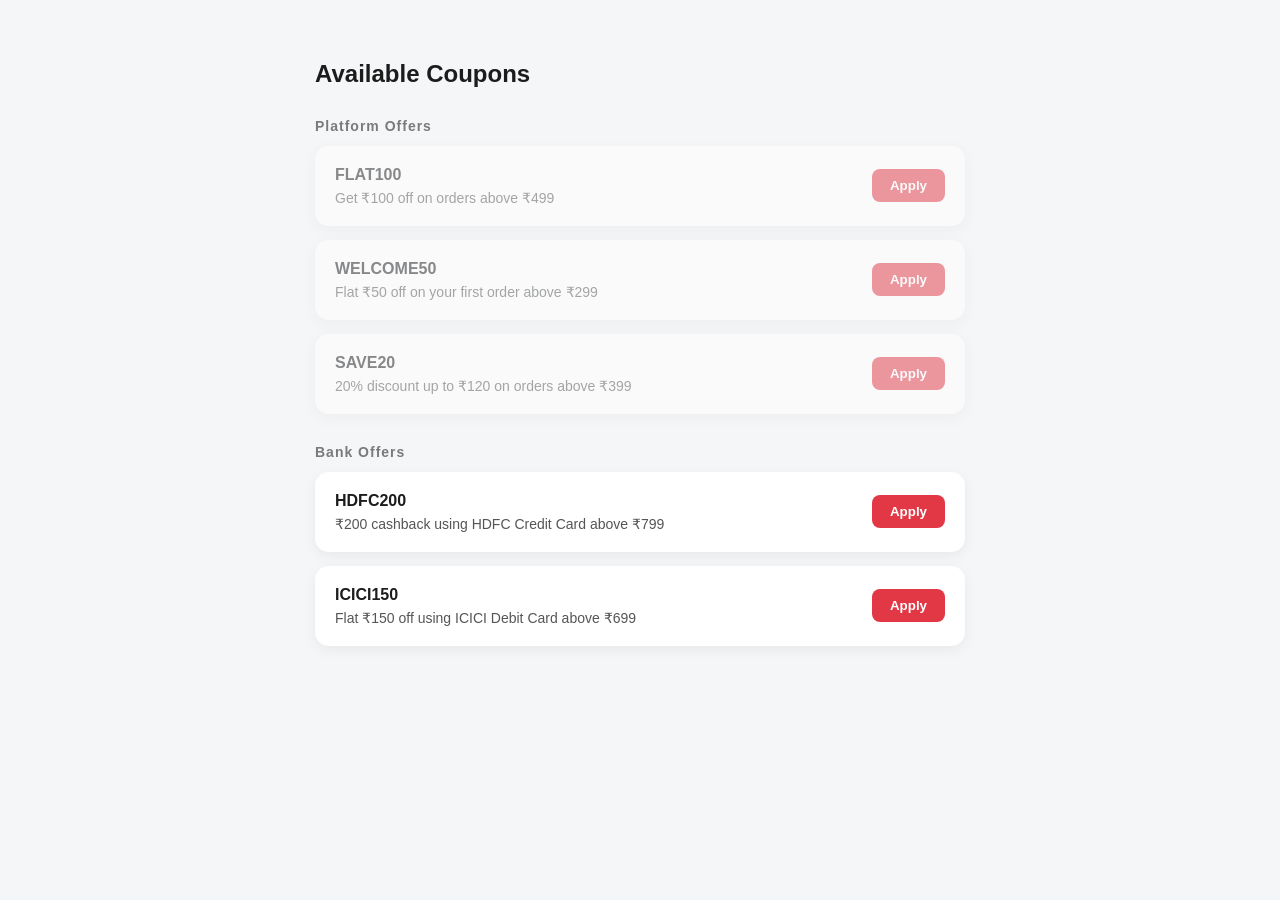
<file: coupons.html>
<!DOCTYPE html>
<html lang="en">
<head>
<meta charset="UTF-8">
<title>Available Coupons</title>

<style>

body{
font-family:-apple-system,BlinkMacSystemFont,"Segoe UI",Roboto,Arial,sans-serif;
background:#f5f6f8;
margin:0;
padding:40px 0;
color:#1c1c1c;
}

.page{
width:650px;
margin:auto;
}

h2{
margin-bottom:25px;
font-size:24px;
font-weight:600;
}

.coupon-section{
margin-top:30px;
margin-bottom:12px;
font-size:14px;
letter-spacing:1px;
color:#7a7a7a;
font-weight:600;
}

.coupon-card{
background:white;
border-radius:14px;
padding:20px;
margin-bottom:14px;
display:flex;
justify-content:space-between;
align-items:center;
box-shadow:0 4px 14px rgba(0,0,0,0.06);
}

.coupon-info b{
font-size:16px;
}

.coupon-info p{
margin:6px 0 0 0;
font-size:14px;
color:#555;
}

.apply-btn{
background:#e23744;
color:white;
border:none;
padding:9px 18px;
border-radius:8px;
font-weight:600;
cursor:pointer;
}

.apply-btn:hover{
background:#c6283a;
}

/* APPLIED STYLE */

.applied{
background:#e6f6ea;
color:#1c8f45;
padding:8px 16px;
border-radius:8px;
font-weight:600;
font-size:14px;
}
.disabled-coupon{
opacity:0.5;
pointer-events:none;
}
</style>
</head>

<body>

<div class="page">

<h2>Available Coupons</h2>

<div class="coupon-section">Platform Offers</div>

<div class="coupon-card" data-min="499">
<div class="coupon-info">
<b>FLAT100</b>
<p>Get ₹100 off on orders above ₹499</p>
</div>
<div id="FLAT100"></div>
</div>

<div class="coupon-card" data-min="299">
<div class="coupon-info">
<b>WELCOME50</b>
<p>Flat ₹50 off on your first order above ₹299</p>
</div>
<div id="WELCOME50"></div>
</div>

<div class="coupon-card" data-min="399">
<div class="coupon-info">
<b>SAVE20</b>
<p>20% discount up to ₹120 on orders above ₹399</p>
</div>
<div id="SAVE20"></div>
</div>

<div class="coupon-section">Bank Offers</div>

<div class="coupon-card">
<div class="coupon-info">
<b>HDFC200</b>
<p>₹200 cashback using HDFC Credit Card above ₹799</p>
</div>
<div id="HDFC200"></div>
</div>

<div class="coupon-card">
<div class="coupon-info">
<b>ICICI150</b>
<p>Flat ₹150 off using ICICI Debit Card above ₹699</p>
</div>
<div id="ICICI150"></div>
</div>

</div>


<script>

const coupons = {
"FLAT100":100,
"WELCOME50":50,
"SAVE20":120,
"HDFC200":200,
"ICICI150":150
};

function renderCoupons(){

const applied = localStorage.getItem("appliedCoupon");

for(const code in coupons){

const container = document.getElementById(code);

if(applied === code){

container.innerHTML =
`<span class="applied">✓ Applied</span>`;

}else{

container.innerHTML =
`<button class="apply-btn"
onclick="applyCoupon('${code}',${coupons[code]})">
Apply
</button>`;

}

}

}

function applyCoupon(code, discount, minOrder){

const cartTotal = getCartTotal();

if(cartTotal < minOrder){

const remaining = minOrder - cartTotal;

alert(`Add ₹${remaining} more to apply this coupon`);

return;

}

localStorage.setItem("appliedCoupon", code);
localStorage.setItem("couponDiscount", discount);

localStorage.setItem("showConfetti","true");

window.location.href="cart.html";

}
renderCoupons();
function getCartTotal(){

const cart = JSON.parse(localStorage.getItem("cartItems")) || [];

let total = 0;

cart.forEach(item=>{
total += item.price;
});

return total;

}
window.onload = function(){

const cartTotal = getCartTotal();

document.querySelectorAll(".coupon-card").forEach(card=>{

const minOrder = Number(card.dataset.min);

if(cartTotal < minOrder){
card.classList.add("disabled-coupon");
}

});

};

</script>

</body>
</html>
</file>
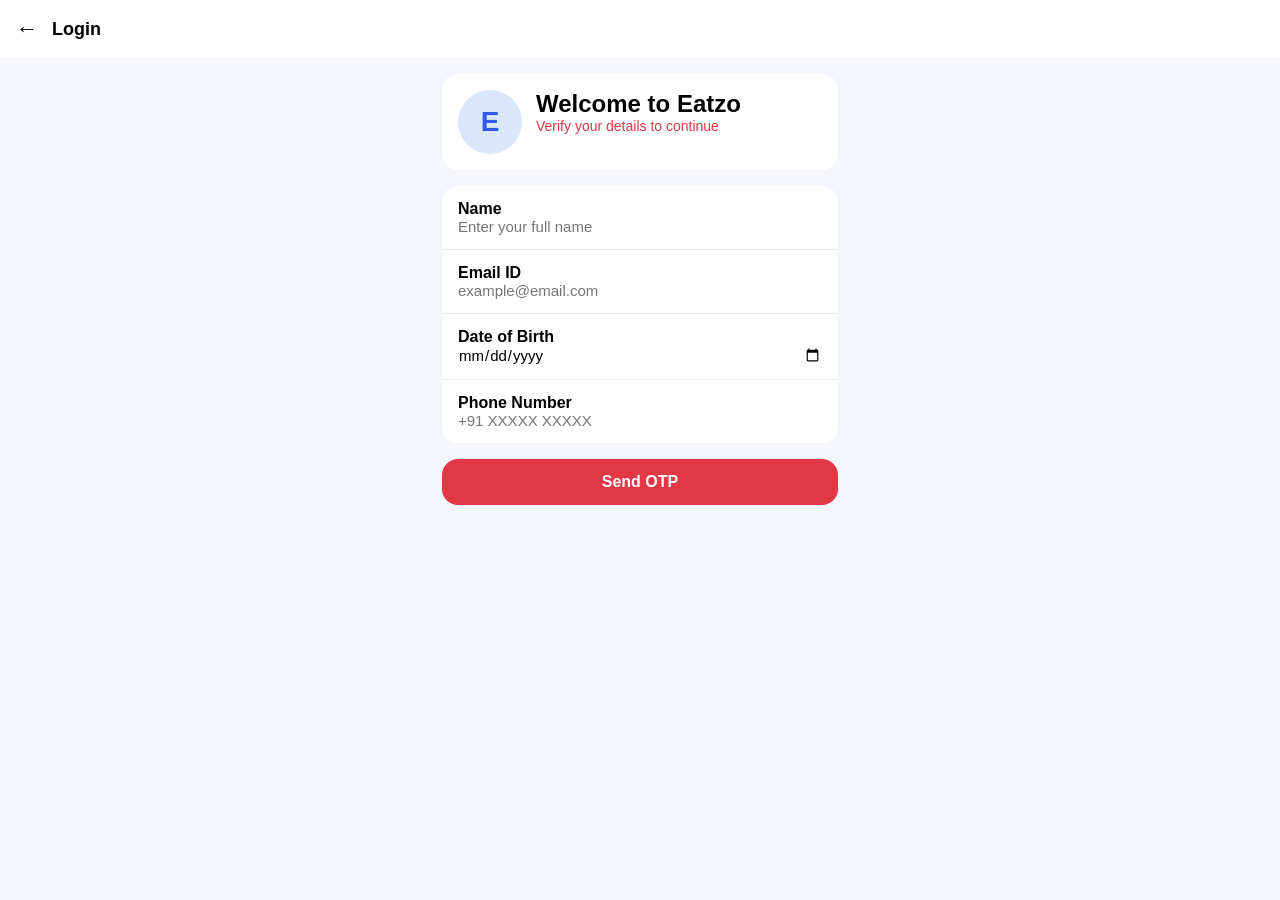
<file: login.html>
<!DOCTYPE html>
<html lang="en">
<head>
    <meta charset="UTF-8">
    <title>Login | Eatzo</title>
    <link rel="stylesheet" href="style.css">
</head>

<body class="profile-body">

<div class="profile-topbar">
    <a href="index.html" class="back-btn">←</a>
    <span>Login</span>
</div>

<div class="profile-container">

    <!-- HEADER CARD -->
    <div class="profile-user-card">
        <div class="profile-avatar">E</div>
        <div>
            <h2>Welcome to Eatzo</h2>
            <p class="edit-profile">Verify your details to continue</p>
        </div>
    </div>

    <!-- USER DETAILS SECTION -->
    <div class="profile-section" id="detailsSection">

        <div class="profile-item" style="flex-direction:column;">
            <label><strong>Name</strong></label>
            <input id="name" placeholder="Enter your full name"
                   style="border:none;width:100%;font-size:15px;outline:none;">
        </div>

        <div class="profile-item" style="flex-direction:column;">
            <label><strong>Email ID</strong></label>
            <input id="email" type="email" placeholder="example@email.com"
                   style="border:none;width:100%;font-size:15px;outline:none;">
        </div>

        <div class="profile-item" style="flex-direction:column;">
            <label><strong>Date of Birth</strong></label>
            <input id="dob" type="date"
                   style="border:none;width:100%;font-size:15px;outline:none;">
        </div>

        <div class="profile-item" style="flex-direction:column;">
            <label><strong>Phone Number</strong></label>
            <input id="phone" placeholder="+91 XXXXX XXXXX"
                   style="border:none;width:100%;font-size:15px;outline:none;">
        </div>

    </div>

    <!-- OTP SECTION -->
    <div class="profile-section" id="otpSection" style="display:none;">

        <div class="profile-item" style="flex-direction:column;">
            <label><strong>Enter OTP</strong></label>
            <input id="otpInput" placeholder="6-digit OTP"
                   style="border:none;width:100%;font-size:16px;outline:none;">
            <small style="color:#888;">OTP sent to your phone number</small>
             <p id="resendText" style="font-size:13px; color:#aaa; margin-top:8px;">
        Resend OTP in 15s
    </p>
        </div>

    </div>

    <!-- ACTION BUTTON -->
    <div class="profile-section">
        <div id="actionBtn"
             class="profile-item"
             style="justify-content:center;
                    background:#e23744;
                    color:white;
                    font-weight:600;
                    cursor:pointer;">
            Send OTP
        </div>
    </div>

</div>

<script>
    
    let generatedOTP = "";

    document.getElementById("actionBtn").onclick = function () {

    const otpSection = document.getElementById("otpSection");

    const name = document.getElementById("name").value;
    const email = document.getElementById("email").value;
    const dob = document.getElementById("dob").value;
    const phone = document.getElementById("phone").value;

    // 🔹 STEP 1: SEND OTP
    if (otpSection.style.display === "none") {

        if (!name || !email || !dob || !phone) {
            alert("Please fill all details before continuing");
            return;
        }

        generatedOTP = Math.floor(100000 + Math.random() * 900000);
        alert("Demo OTP: " + generatedOTP);

        otpSection.style.display = "block";
        this.innerText = "Verify OTP";

        startResendTimer();
    }

    // 🔹 STEP 2: VERIFY OTP
    else {

        const enteredOTP = document.getElementById("otpInput").value;

        if (enteredOTP == generatedOTP) {

            // ✅ NEW STORAGE (CORRECT)
            const nameParts = name.split(" ");

            const userData = {
                firstName: nameParts[0] || "",
                lastName: nameParts[1] || "",
                email: email,
                phone: phone,
                dob: dob
            };

            localStorage.setItem("userData", JSON.stringify(userData));

            localStorage.setItem("eatzoLoggedIn", "true");

            window.location.href = "index.html";

        } else {
            alert("Invalid OTP. Please try again.");
        }
    }
};

    function startResendTimer(){

    const resendText = document.getElementById("resendText");

    timeLeft = 15;

    resendText.style.color = "#aaa";
    resendText.style.cursor = "default";
    resendText.innerText = "Resend OTP in 15s";

    resendText.onclick = null;

    resendTimer = setInterval(() => {

        timeLeft--;

        resendText.innerText = "Resend OTP in " + timeLeft + "s";

        if(timeLeft <= 0){
            clearInterval(resendTimer);

            resendText.innerText = "Resend OTP";
           resendText.style.color = "#007bff";  // 🔥 clickable color
            resendText.style.cursor = "pointer";

            resendText.onclick = resendOTP;
        }

    },1000);
}
function resendOTP(){

    generatedOTP = Math.floor(100000 + Math.random() * 900000);

    alert("New OTP: " + generatedOTP);

    startResendTimer(); // restart timer
}

</script>

</body>
</html>
</file>
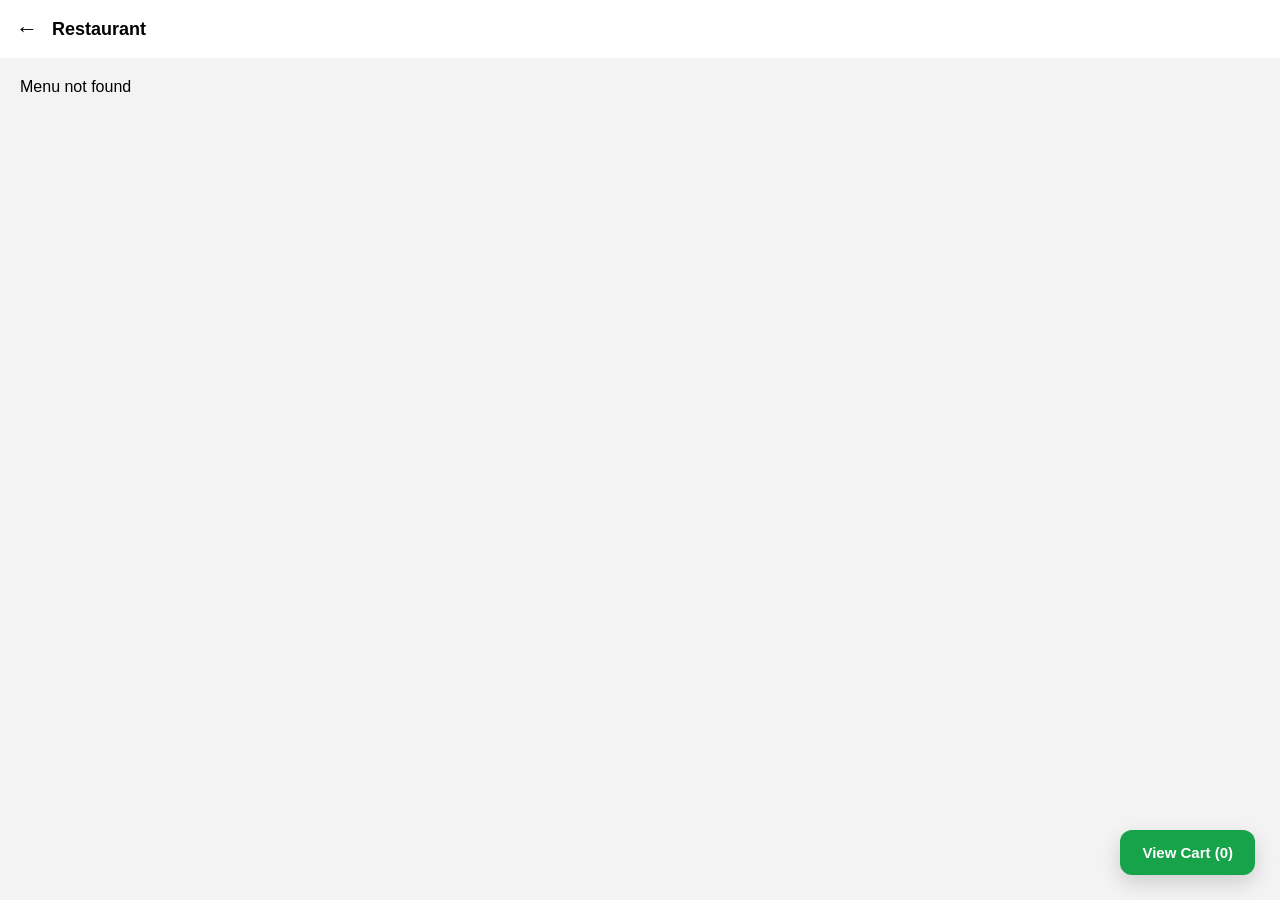
<file: restaurant.html>
<!DOCTYPE html>
<html>
<head>
  <title>Restaurant</title>
  <link rel="stylesheet" href="style.css">
</head>
<body>

<div class="profile-topbar">
  <a href="index.html" class="back-btn">←</a>
  <span id="restaurant-name">Restaurant</span>
</div>
<button id="viewCartBtn" onclick="openCartPage()">
    View Cart (<span id="cartCount">0</span>)
</button>

<div class="restaurants" id="menu-container"></div>

<!-- ⚠️ ORDER MATTERS -->
<script src="menus.js"></script>
<script src="script.js"></script>

<!-- CUSTOMIZATION DRAWER -->
<div id="customDrawer" class="custom-drawer">
  <div class="drawer-content">

    <div class="drawer-header">
      <h3 id="drawerTitle">Item</h3>
      <button onclick="closeDrawer()">✕</button>
    </div>

    <div id="drawerOptions"></div>

    <div class="drawer-footer">
      <div class="drawer-qty">
        <button onclick="changeDrawerQty(-1)">−</button>
        <span id="drawerQty">1</span>
        <button onclick="changeDrawerQty(1)">+</button>
      </div>
      <button id="drawerAddBtn" onclick="confirmAddToCart()">
    Add item
</button>
</div>
<!-- Floating Cart Button -->
<a href="cart.html" class="floating-cart">
    🛒 <span id="cart-count">0</span>
</a>

</body>
</html>
</file>
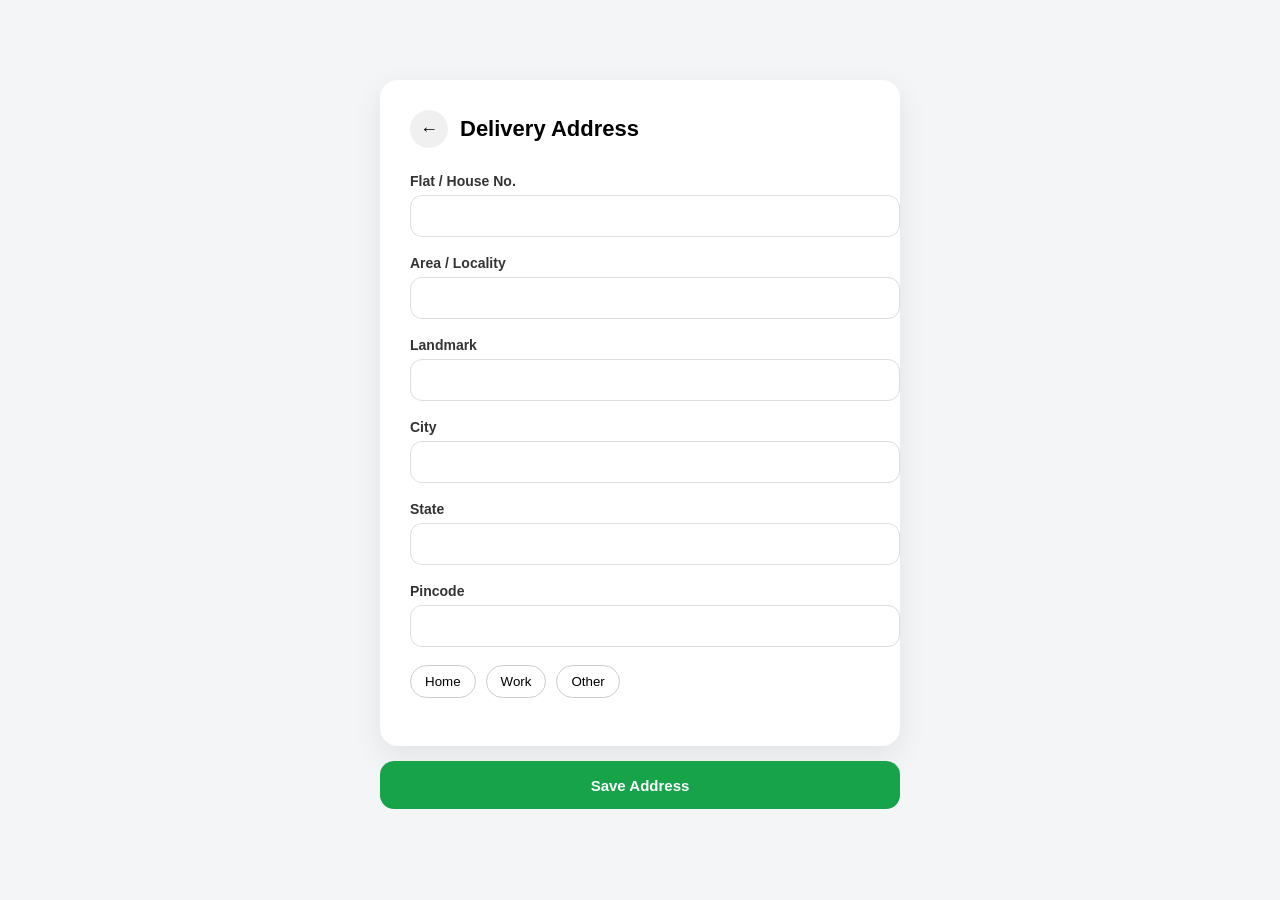
<file: ADDRESS/address.html>
<!DOCTYPE html>
<html lang="en">
<head>
<meta charset="UTF-8">
<title>Delivery Address</title>

<style>
body {
    margin: 0;
    font-family: 'Segoe UI', Arial, sans-serif;
    background: #f4f5f7;
}

/* Center container */
.address-container {
    max-width: 520px;
    margin: 60px auto;
    padding: 20px;
}

/* Card */
.address-card {
    background: white;
    padding: 30px;
    border-radius: 18px;
    box-shadow: 0 10px 30px rgba(0,0,0,0.08);
}

/* Header with back button */
.address-header {
    display: flex;
    align-items: center;
    gap: 12px;
    margin-bottom: 25px;
}

.back-btn {
    background: #f0f0f0;
    border: none;
    width: 38px;
    height: 38px;
    border-radius: 50%;
    font-size: 18px;
    cursor: pointer;
    transition: 0.2s ease;
}

.back-btn:hover {
    background: #e2e2e2;
}

.address-card h2 {
    margin: 0;
    font-size: 22px;
    font-weight: 600;
}

/* Form fields */
.form-group {
    margin-bottom: 18px;
}

.form-group label {
    display: block;
    font-size: 14px;
    font-weight: 600;
    margin-bottom: 6px;
    color: #333;
}

.form-group input {
    width: 100%;
    padding: 12px 14px;
    border-radius: 12px;
    border: 1.5px solid #ddd;
    font-size: 14px;
    transition: 0.2s ease;
}

.form-group input:focus {
    outline: none;
    border-color: #16a34a;
    box-shadow: 0 0 0 3px rgba(22,163,74,0.15);
}

/* Save button */
.save-address-btn {
    margin-top: 15px;
    width: 100%;
    height: 48px;
    background: #16a34a;
    color: white;
    border: none;
    border-radius: 14px;
    font-size: 15px;
    font-weight: 600;
    cursor: pointer;
    transition: 0.2s ease;
}

.save-address-btn:hover {
    background: #15803d;
    transform: translateY(-1px);
}

.save-address-btn:active {
    transform: translateY(0);
}
.address-type-options {
    display: flex;
    gap: 10px;
}

.address-pill{
    padding:8px 14px;
    border-radius:20px;
    border:1px solid #ccc;
    background:#fff;
    cursor:pointer;
}

.active-address-pill{
    background:#e6f4ea;
    border-color:#1c8f45;
    color:#1c8f45;
    font-weight:600;
}

.address-pill:hover {
    background: #e8e8e8;
}
.receiver-fields{
display:none;
margin-top:16px;
}

.receiver-fields label{
display:block;
margin-top:12px;
font-size:14px;
font-weight:500;
}

.receiver-fields input{
width:100%;
padding:12px;
margin-top:6px;
border-radius:10px;
border:1px solid #ddd;
font-size:14px;
}


</style>
</head>

<body>

<div class="address-container">
    <div class="address-card">

        <div class="address-header">
            <button class="back-btn" onclick="goToCart()">←</button>
            <h2>Delivery Address</h2>
        </div>

        <div class="form-group">
            <label>Flat / House No.</label>
            <input type="text" id="flat">
        </div>

        <div class="form-group">
            <label>Area / Locality</label>
            <input type="text" id="area">
        </div>

        <div class="form-group">
            <label>Landmark</label>
            <input type="text" id="landmark">
        </div>

        <div class="form-group">
            <label>City</label>
            <input type="text" id="city">
        </div>

        <div class="form-group">
            <label>State</label>
            <input type="text" id="state">
        </div>

        <div class="form-group">
            <label>Pincode</label>
            <input type="text" id="pincode">
        </div>
        <div class="form-group">
    

    <div class="address-type-options">
        <button type="button" class="address-pill" onclick="selectAddressType('Home')" id="typeHome">Home</button>
        <button type="button" class="address-pill" onclick="selectAddressType('Work')" id="typeWork">Work</button>
        <button type="button" class="address-pill" onclick="selectAddressType('Other')" id="typeOther">Other</button>
    </div>
    <div id="receiverFields" class="receiver-fields">
    <label>Receiver's Name</label>
    <input type="text" id="receiverName" placeholder="Enter receiver name">

    <label>Receiver's Mobile Number</label>
    <input type="tel" id="receiverPhone" placeholder="Enter mobile number">
</div>

</div>
</div>

        <button type="button" onclick="saveAddress()" class="save-address-btn">
Save Address
</button>
    </div>
</div>

<script>
    let selectedType = "Home";
function saveAddress() {

    const flat = document.getElementById("flat").value;
    const area = document.getElementById("area").value;
    const landmark = document.getElementById("landmark").value;
    const city = document.getElementById("city").value;
    const state = document.getElementById("state").value;
    const pincode = document.getElementById("pincode").value;

    const fullAddress =
        flat + ", " +
        area + ", " +
        landmark + ", " +
        city + ", " +
        state + " - " +
        pincode;

    // Save full address string (same as before)
    localStorage.setItem("deliveryAddress", fullAddress);

    // Save address type
    localStorage.setItem("addressType", selectedType);

    // If address type is Other, save receiver info
    if (selectedType === "Other") {

        const receiverName = document.getElementById("receiverName").value;
        const receiverPhone = document.getElementById("receiverPhone").value;

        localStorage.setItem("receiverName", receiverName);
        localStorage.setItem("receiverPhone", receiverPhone);

    } else {

        // Clear receiver info if not Other
        localStorage.removeItem("receiverName");
        localStorage.removeItem("receiverPhone");
    }

    window.location.href = "../cart.html";
}

function goToCart() {
    window.location.href = "../cart.html";
}

function selectAddressType(type){

    // save immediately
    localStorage.setItem("addressType", type);

    // UI highlight
    document.querySelectorAll(".address-pill").forEach(btn=>{
        btn.classList.remove("active-address-pill");
    });

    document.getElementById("type"+type).classList.add("active-address-pill");
     const receiverSection = document.getElementById("receiverFields");

    if(type === "Other"){
        receiverSection.style.display = "block";
    }else{
        receiverSection.style.display = "none";
    }
}
</script>

</body>
</html>
</file>
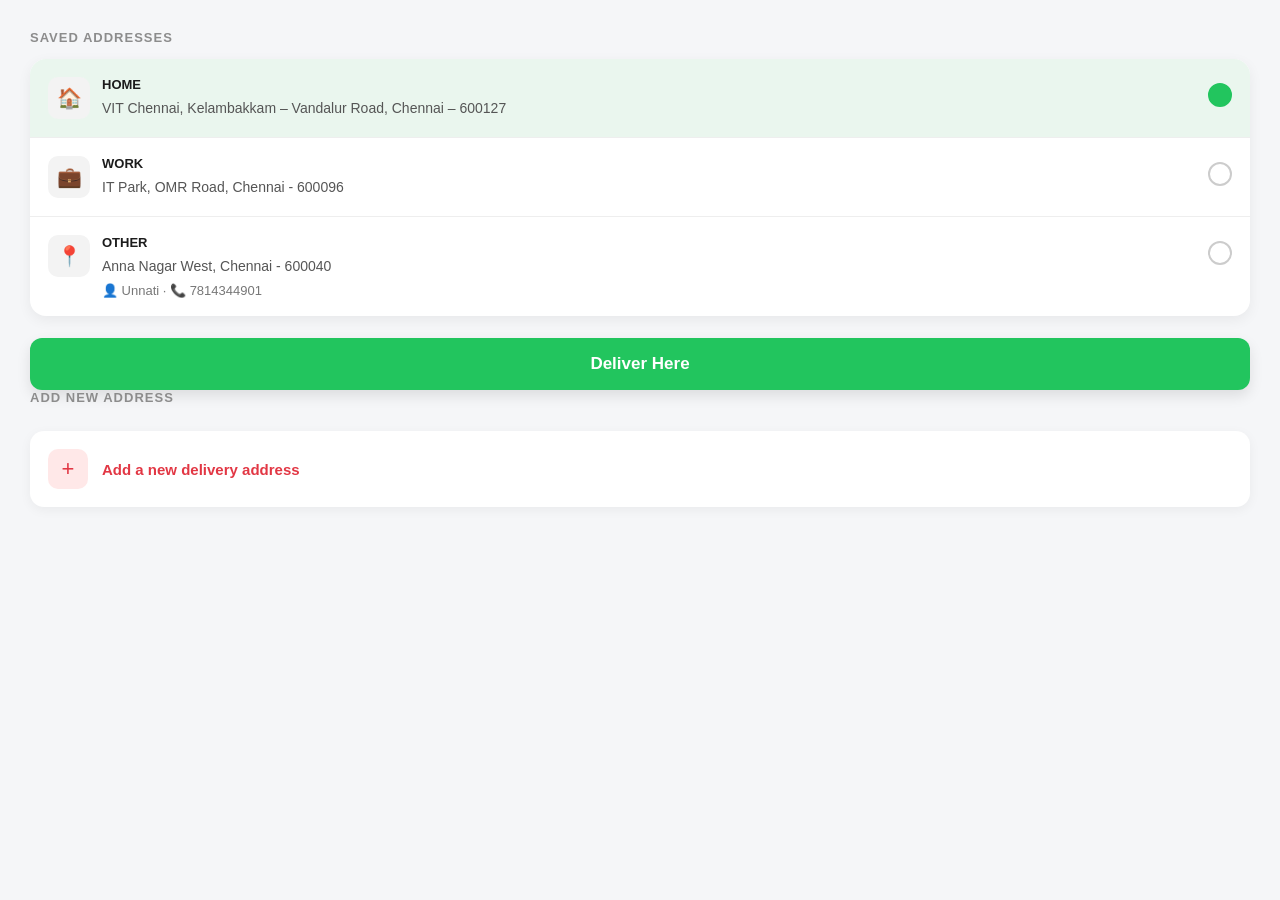
<file: ADDRESS/saved_address.html>
<!DOCTYPE html>
<html>
<head>
<title>Select Address</title>

<style>

body{
font-family:-apple-system,BlinkMacSystemFont,"Segoe UI",Roboto,Arial;
background:#f5f6f8;
margin:0;
padding:30px;
color:#1c1c1c;
}

/* SECTION TITLE */

.section-title{
font-size:13px;
letter-spacing:1px;
color:#8c8c8c;
font-weight:600;
margin-bottom:14px;
}

/* ADDRESS CONTAINER */

.address-container{
background:white;
border-radius:16px;
overflow:hidden;
box-shadow:0 4px 14px rgba(0,0,0,0.06);
}

/* ADDRESS CARD */

.address-card{
display:flex;
align-items:flex-start;
justify-content:space-between;
padding:18px;
border-bottom:1px solid #eee;
cursor:pointer;
transition:0.2s;
}

.address-card:last-child{
border-bottom:none;
}

.address-card.active{
background:#eaf6ee;
}

/* LEFT SIDE */

.address-left{
display:flex;
gap:12px;
}

.icon-box{
width:42px;
height:42px;
border-radius:10px;
background:#f3f3f3;
display:flex;
align-items:center;
justify-content:center;
font-size:20px;
}

/* TEXT */

.address-text{
max-width:520px;
}

.address-type{
font-size:13px;
font-weight:700;
margin-bottom:6px;
}

.address-desc{
font-size:14px;
color:#555;
line-height:1.5;
}

.receiver{
font-size:13px;
color:#777;
margin-top:6px;
}

/* RADIO SELECT */

.select-circle{
width:20px;
height:20px;
border-radius:50%;
border:2px solid #ccc;
margin-top:6px;
}

.address-card.active .select-circle{
border-color:#22c55e;
background:#22c55e;
}

/* DELIVER BUTTON */

.deliver-btn{
margin-top:22px;
width:100%;
height:52px;
border:none;
border-radius:12px;
background:#22c55e;
color:white;
font-size:17px;
font-weight:600;
cursor:pointer;
box-shadow:0 6px 14px rgba(0,0,0,0.1);
}

/* ADD NEW ADDRESS */

.add-address{
margin-top:26px;
background:white;
padding:18px;
border-radius:14px;
display:flex;
align-items:center;
gap:14px;
cursor:pointer;
box-shadow:0 3px 12px rgba(0,0,0,0.05);
}

.add-icon{
width:40px;
height:40px;
border-radius:10px;
background:#ffe8e8;
display:flex;
align-items:center;
justify-content:center;
font-size:22px;
color:#e23744;
}

.add-text{
font-size:15px;
color:#e23744;
font-weight:600;
}

</style>
</head>

<body>

<div class="section-title">SAVED ADDRESSES</div>

<div class="address-container">

<div class="address-card active"
onclick="selectAddress(this,'HOME','VIT Chennai, Kelambakkam Vandalur Road - 600127')">

<div class="address-left">

<div class="icon-box">🏠</div>

<div class="address-text">
<div class="address-type">HOME</div>
<div class="address-desc">
VIT Chennai, Kelambakkam – Vandalur Road, Chennai – 600127
</div>
</div>

</div>

<div class="select-circle"></div>

</div>


<div class="address-card"
onclick="selectAddress(this,'WORK','IT Park, OMR Road, Chennai - 600096')">

<div class="address-left">

<div class="icon-box">💼</div>

<div class="address-text">
<div class="address-type">WORK</div>
<div class="address-desc">
IT Park, OMR Road, Chennai - 600096
</div>
</div>

</div>

<div class="select-circle"></div>

</div>


<div class="address-card"
onclick="selectAddress(this,'OTHER','Anna Nagar West, Chennai - 600040')">

<div class="address-left">

<div class="icon-box">📍</div>

<div class="address-text">
<div class="address-type">OTHER</div>
<div class="address-desc">
Anna Nagar West, Chennai - 600040
</div>

<div class="receiver">
👤 Unnati · 📞 7814344901
</div>

</div>

</div>

<div class="select-circle"></div>

</div>

</div>


<button class="deliver-btn" onclick="deliverHere()">
Deliver Here
</button>


<div class="section-title">ADD NEW ADDRESS</div>

<div class="add-address" onclick="openForm()">
<div class="add-icon">+</div>
<div class="add-text">Add a new delivery address</div>
</div>


<script>

let selectedType = "HOME"
let selectedAddress = "VIT Chennai, Kelambakkam Vandalur Road - 600127"

function selectAddress(card,type,address){

document.querySelectorAll(".address-card")
.forEach(c=>c.classList.remove("active"))

card.classList.add("active")

selectedType = type
selectedAddress = address

}

function deliverHere(){

localStorage.setItem("addressType",selectedType)
localStorage.setItem("deliveryAddress",selectedAddress)

window.location.href="../cart.html"

}

function openForm(){
window.location.href="address.html"
}

</script>

</body>
</html>
</file>
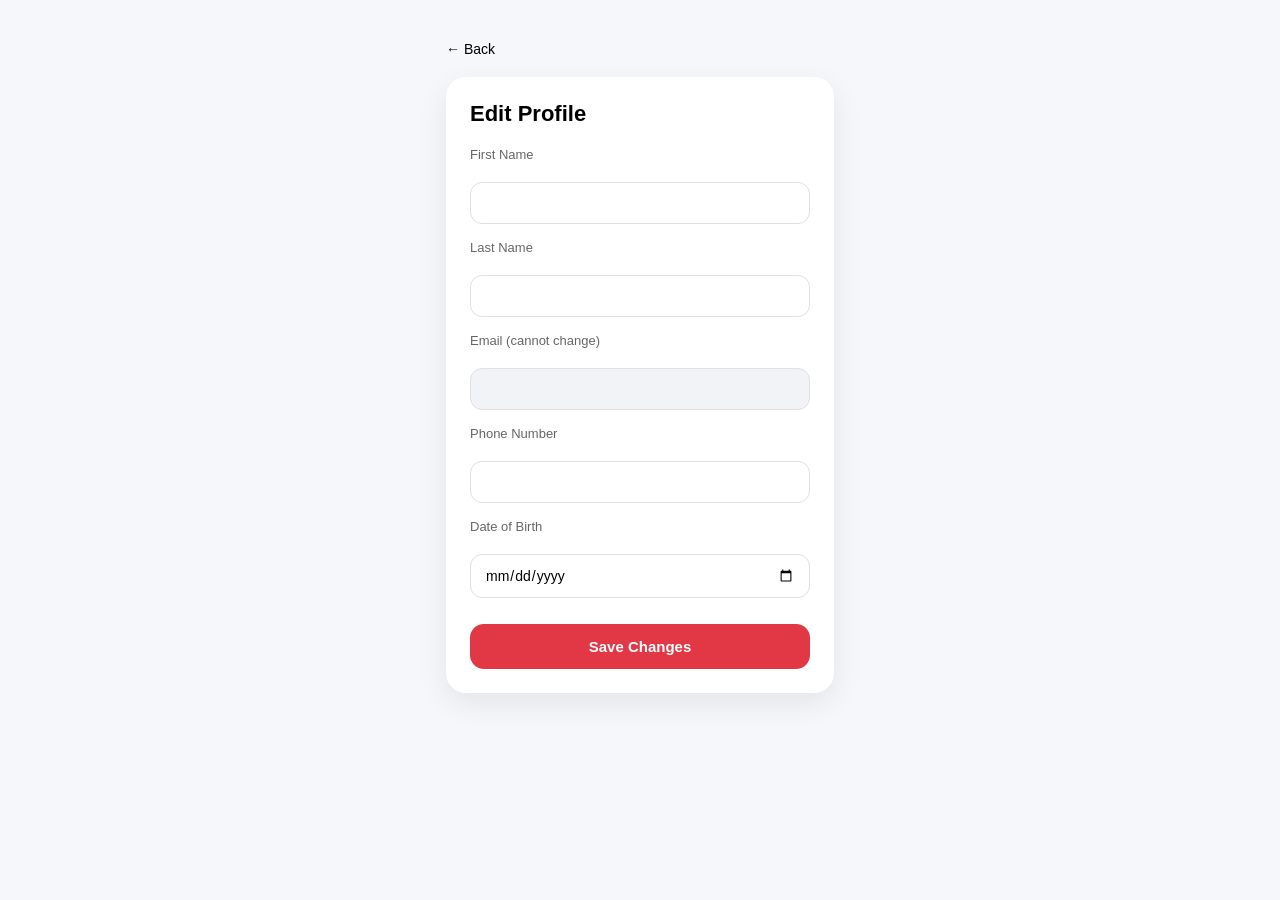
<file: Profile/account.html>
<!DOCTYPE html>
<html lang="en">
<head>
<meta charset="UTF-8">
<title>Account Settings - Eatzo</title>

<link rel="stylesheet" href="../style.css">

<style>
body{
    background:#f6f7fb;
    font-family: 'Segoe UI', sans-serif;
}

/* Container */
.account-container{
    max-width:420px;
    margin:40px auto;
    padding:0 16px;
}

/* Back button */
.back{
    display:inline-block;
    margin-bottom:20px;
    color:#444;
    text-decoration:none;
    font-size:14px;
}

/* Card */
.account-card{
    background:#fff;
    border-radius:20px;
    padding:24px;
    box-shadow:0 10px 30px rgba(0,0,0,0.08);
}

/* Heading */
.account-card h2{
    margin-bottom:20px;
    font-size:22px;
    font-weight:600;
}

/* Form layout */
form{
    display:flex;
    flex-direction:column;
    gap:16px;
}

/* Labels */
label{
    font-size:13px;
    color:#666;
    margin-bottom:4px;
}

/* Inputs */
input{
    width:100%;
    padding:12px 14px;
    border-radius:12px;
    border:1px solid #e0e0e0;
    font-size:14px;
    transition:all 0.2s ease;
}

/* Focus effect */
input:focus{
    outline:none;
    border-color:#e23744;
    box-shadow:0 0 0 2px rgba(226,55,68,0.1);
}

/* Readonly */
input[readonly]{
    background:#f1f3f6;
    color:#888;
    cursor:not-allowed;
}

/* Button */
.save-btn{
    margin-top:10px;
    background:#e23744;
    color:white;
    border:none;
    padding:14px;
    border-radius:14px;
    font-size:15px;
    font-weight:600;
    cursor:pointer;
    transition:all 0.2s ease;
}

/* Hover */
.save-btn:hover{
    background:#d12d3a;
    transform:translateY(-1px);
}

/* Click */
.save-btn:active{
    transform:scale(0.98);
}
</style>

</head>

<body>

<div class="account-container">

    <a href="profile.html" class="back">← Back</a>

    <div class="account-card">

        <h2>Edit Profile</h2>

        <form id="profileForm">

            <label>First Name</label>
            <input type="text" id="firstName">

            <label>Last Name</label>
            <input type="text" id="lastName">

            <label>Email (cannot change)</label>
            <input type="email" id="email" readonly>

            <label>Phone Number</label>
            <input type="text" id="phone">

            <label>Date of Birth</label>
            <input type="date" id="dob">

            <button type="submit" class="save-btn">Save Changes</button>

        </form>

    </div>

</div>

<script>

// ✅ LOAD DATA
const user = JSON.parse(localStorage.getItem("userData")) || {};

document.getElementById("firstName").value = user.firstName || "";
document.getElementById("lastName").value = user.lastName || "";
document.getElementById("email").value = user.email || "";
document.getElementById("phone").value = user.phone || "";
document.getElementById("dob").value = user.dob || "";


// ✅ SAVE DATA
document.getElementById("profileForm").addEventListener("submit", function(e){
    e.preventDefault();

    const updatedUser = {
        firstName: document.getElementById("firstName").value,
        lastName: document.getElementById("lastName").value,
        email: document.getElementById("email").value, // stays fixed
        phone: document.getElementById("phone").value,
        dob: document.getElementById("dob").value
    };

    localStorage.setItem("userData", JSON.stringify(updatedUser));

    alert("Profile updated successfully!");
});

</script>

</body>
</html>
</file>
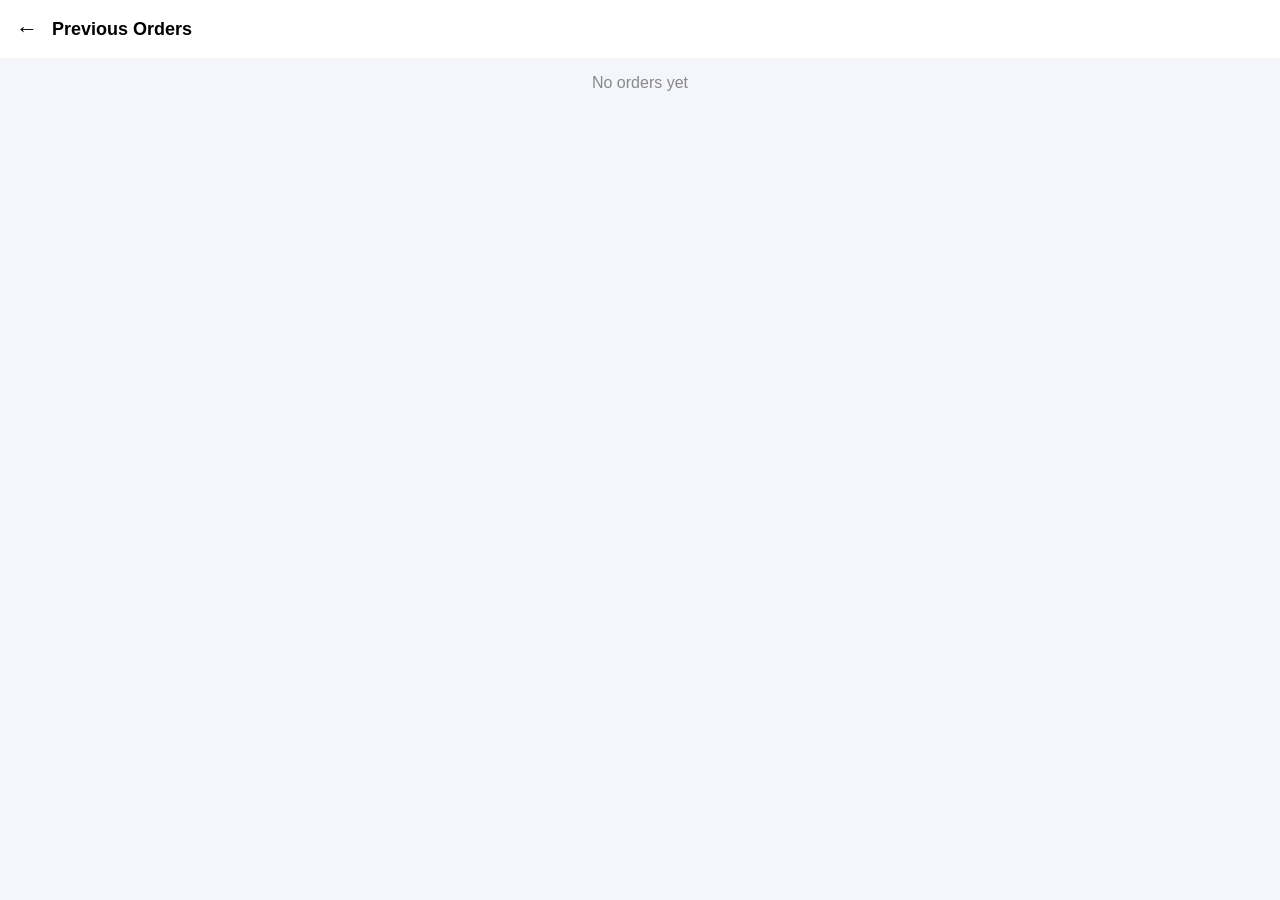
<file: Profile/orders.html>
<!DOCTYPE html>
<html>
<head>
    <title>Previous Orders</title>
    <link rel="stylesheet" href="../style.css">
    <style>
    .order-card{
    display:flex;
    align-items:center;
    gap:14px;
    background:#fff;
    padding:12px;
    border-radius:12px;
    margin-bottom:12px;
    box-shadow:0 4px 12px rgba(0,0,0,0.05);
}

.order-img img{
    width:60px;
    height:60px;
    object-fit:cover;
    border-radius:10px;
}

.order-details strong{
    font-size:15px;
    display:block;
}

.order-details small{
    color:#888;
    font-size:12px;
}
.order-items{
    font-size:13px;
    color:#555;
    margin:4px 0;
}

.order-meta{
    font-size:13px;
    color:#888;
}

.reorder-btn{
    margin-top:6px;
    padding:6px 12px;
    border:none;
    background:#e23744;
    color:white;
    border-radius:6px;
    cursor:pointer;
    font-size:13px;
}
/* Card */
.order-card{
    display:flex;
    gap:14px;
    padding:16px;
    border-radius:16px;
    background:#fff;
    box-shadow:0 6px 18px rgba(0,0,0,0.06);
    margin-bottom:14px;
    align-items:flex-start;
}

/* Image */
.order-img{
    width:70px;
    height:70px;
    border-radius:12px;
    object-fit:cover;
}

/* Content */
.order-content{
    flex:1;
}

/* Header (title + button) */
.order-header{
    display:flex;
    justify-content:space-between;
    align-items:center;
}

/* Restaurant name */
.order-header h3{
    font-size:16px;
    font-weight:600;
    margin:0;
}

/* Items */
.order-items{
    font-size:14px;
    color:#555;
    margin:4px 0;
}

/* Price + status */
.order-meta{
    font-size:14px;
    color:#777;
}

/* Time */
.order-time{
    font-size:12px;
    color:#aaa;
    margin-top:4px;
}

/* Button */
.reorder-btn{
    background:#e23744;
    color:#fff;
    border:none;
    padding:6px 12px;
    border-radius:8px;
    font-size:13px;
    cursor:pointer;
    transition:0.2s;
}

.reorder-btn:hover{
    background:#d12d3a;
}
.order-card:hover{
    transform:translateY(-2px);
    transition:0.2s;
}
</style>
</head>

<body class="profile-body">

<div class="profile-topbar">
    <a href="profile.html" class="back-btn">←</a>
    <span>Previous Orders</span>
</div>

<div class="profile-container" id="ordersContainer">

</div>

<script>

const container = document.getElementById("ordersContainer");

const orders = JSON.parse(localStorage.getItem("eatzoOrders")) || [];

if(orders.length === 0){
    container.innerHTML = "<p style='text-align:center;color:#888;'>No orders yet</p>";
} else {

   orders.forEach((order, index) => {

    const div = document.createElement("div");
    div.className = "order-card";

    div.innerHTML = `
        <div class="order-img">
            <img src="${order.image}" alt="">
        </div>
            
     

        <div class="order-details">
        <strong>${order.name}</strong>
        <p class="order-items">${order.items}</p>
        <p class="order-meta">${order.price} • ${order.status}</p>
        <small>${order.time}</small>

        <button class="reorder-btn" onclick="reorder(${index})">
            Reorder
        </button>
    </div>
    `;
    

    container.appendChild(div);

});

}
function reorder(index){

    const orders = JSON.parse(localStorage.getItem("eatzoOrders")) || [];

    const selectedOrder = orders[index];

    if(!selectedOrder || !selectedOrder.cartData){
        alert("Order data missing");
        return;
    }

    // ✅ restore cart
    localStorage.setItem("cartItems", JSON.stringify(selectedOrder.cartData));

    // ✅ set restaurant
    localStorage.setItem("currentRestaurant", selectedOrder.name);

    // ✅ go to cart
    window.location.href = "../cart.html";
}
</script>

</body>
</html>
</file>
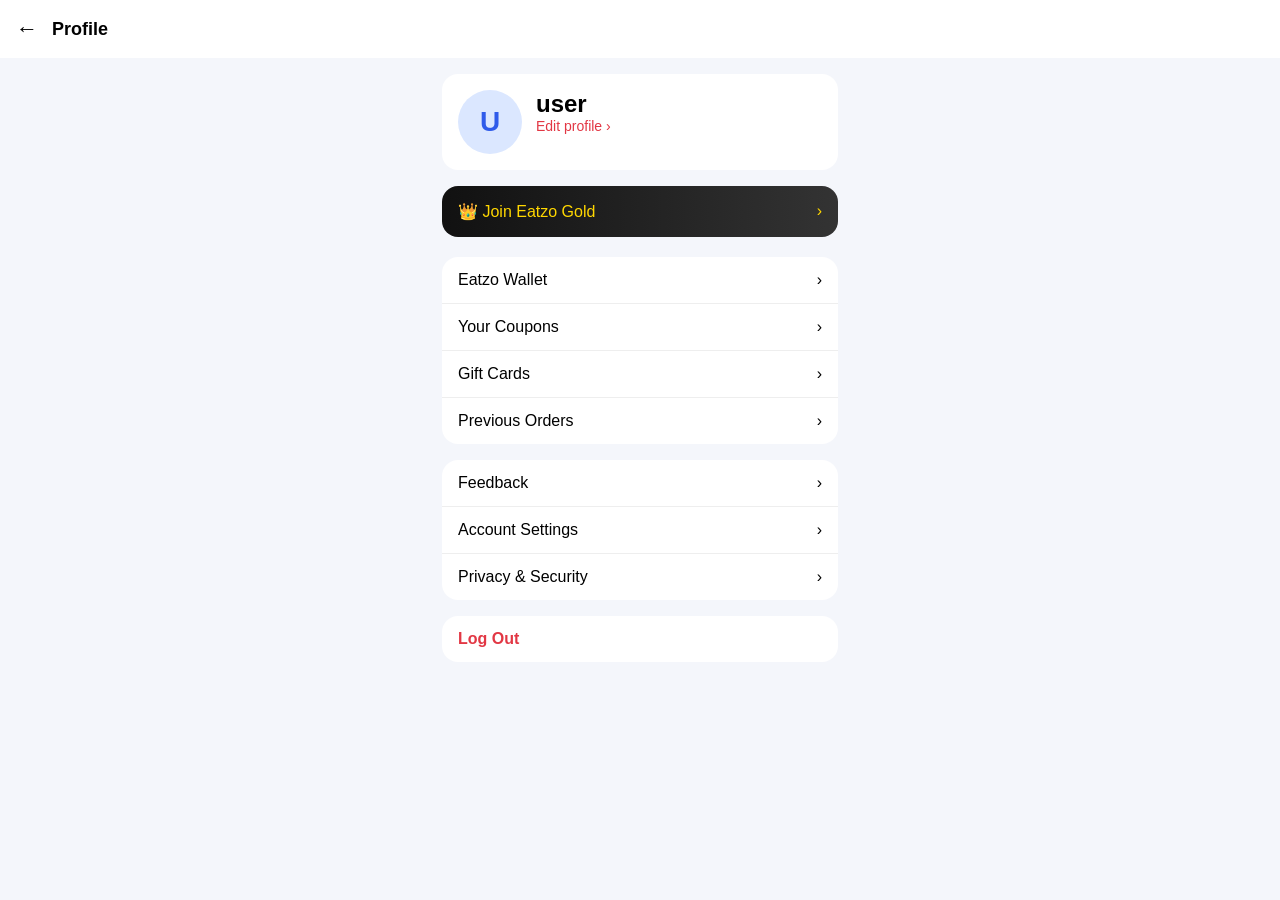
<file: Profile/profile.html>
<!DOCTYPE html>
<html lang="en">
<head>
    <meta charset="UTF-8">
    <title>Profile | Eatzo</title>
    <link rel="stylesheet" href="../style.css">
    

</head>

<body class="profile-body">

<div class="profile-topbar">
    <a href="../index.html" class="back-btn">←</a>
    <span>Profile</span>
</div>

<div class="profile-container">

    <div class="profile-user-card">
        <div class="profile-avatar">U</div>
        <div>
            <h2 id="profileName">user</h2>
            <p class="edit-profile">
    <a href="../login.html" style="text-decoration:none; color:#e23744;">
        Edit profile ›
    </a>
</p>
        </div>
    </div>

    <div class="profile-gold-card">
        👑 Join Eatzo Gold <span>›</span>
    </div>

    <div class="profile-section">
        <a href="wallet.html" class="profile-item">
    <span>Eatzo Wallet</span>
    <span>›</span>
</a>
        <div class="profile-item">Your Coupons <span>›</span></div>
        <div class="profile-item">Gift Cards <span>›</span></div>
        <div class="profile-item" onclick="goToOrders()">Previous Orders <span>›</span></div>
    </div>

    <div class="profile-section">
        <div class="profile-item">Feedback <span>›</span></div>
        <a href="account.html" class="profile-item">
        Account Settings <span>›</span>
    </a>
        <div class="profile-item">Privacy & Security <span>›</span></div>
    </div>

   <div class="profile-section">
        <div class="profile-item logout" onclick="logout()">Log Out</div>
    </div>


</div>
<script>
    const user = JSON.parse(localStorage.getItem("userData"));

if(user){
    document.getElementById("profileName").innerText =
        user.firstName + " " + user.lastName;

    document.querySelector(".profile-avatar").innerText =
        user.firstName.charAt(0).toUpperCase();
}

    if (username) {
        document.getElementById("profileName").innerText = username;
        document.querySelector(".profile-avatar").innerText = username.charAt(0).toUpperCase();
    }
    function logout() {
    localStorage.removeItem("userData");   // 🔥 only this needed
    localStorage.removeItem("eatzoLoggedIn");
    localStorage.removeItem("eatzoUserName");

    window.location.href = "../index.html";
}
    function goToOrders(){
    window.location.href = "orders.html";
}

</script>


</body>
</html>
</file>
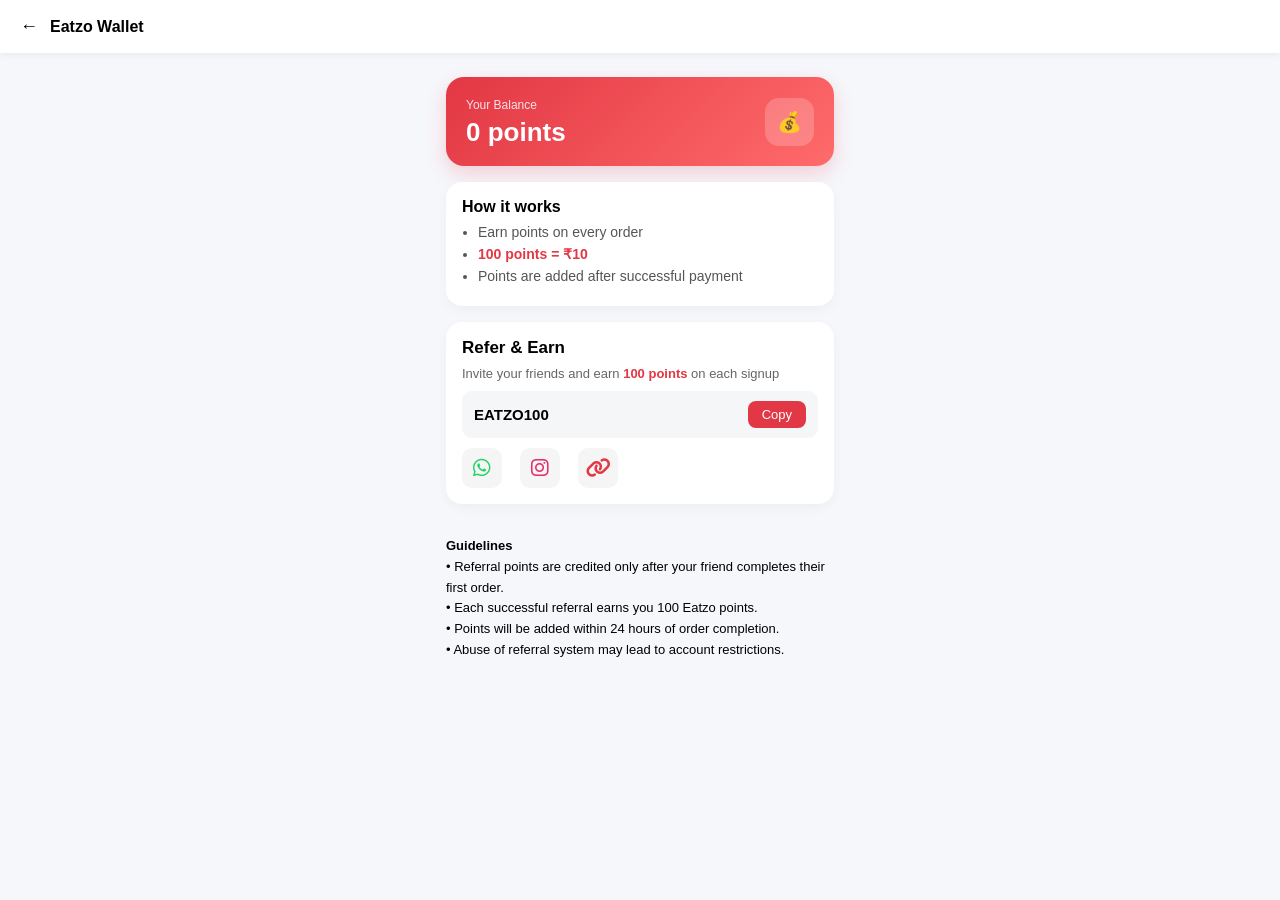
<file: Profile/wallet.html>
<!DOCTYPE html>
<html lang="en">
<head>
<meta charset="UTF-8">
<title>Eatzo Wallet</title>

<link rel="stylesheet" href="../style.css">
<link rel="stylesheet" href="https://cdnjs.cloudflare.com/ajax/libs/font-awesome/6.5.0/css/all.min.css">
<style>

body{
    margin:0;
    font-family: 'Segoe UI', sans-serif;
    background:#f6f7fb;
}

/* Top bar */
.wallet-topbar{
    display:flex;
    align-items:center;
    gap:12px;
    padding:16px 20px;
    background:white;
    font-weight:600;
    box-shadow:0 2px 8px rgba(0,0,0,0.05);
}

.back-btn{
    text-decoration:none;
    font-size:18px;
    color:#333;
}

/* Container */
.wallet-container{
    max-width:420px;
    margin:20px auto;
    padding:0 16px;
}

/* 🔥 NEW HEADER STYLE (NOT BULKY) */
.wallet-header{
    background:linear-gradient(135deg,#e23744,#ff6b6b);
    color:white;
    padding:18px 20px;
    border-radius:18px;
    display:flex;
    justify-content:space-between;
    align-items:center;
    box-shadow:0 8px 20px rgba(226,55,68,0.2);
}

.wallet-text small{
    font-size:12px;
    opacity:0.85;
}

.wallet-text h2{
    margin:4px 0 0;
    font-size:26px;
    font-weight:700;
}

.wallet-icon{
    background:rgba(255,255,255,0.2);
    padding:12px;
    border-radius:14px;
    font-size:20px;
}

/* Info box */
.wallet-info,
.wallet-referral{
    background:white;
    padding:16px;
    border-radius:16px;
    box-shadow:0 4px 12px rgba(0,0,0,0.04); /* lighter */
}

.wallet-info h3,
.wallet-referral h3{
    margin-bottom:8px;
    font-size:17px;
    font-weight:600;
}


.wallet-info h3{
    font-size:16px;
    margin-bottom:8px;
}

.wallet-info ul{
    padding-left:16px;
}

.wallet-info li{
    font-size:14px;
    color:#555;
    margin:6px 0;
}



.highlight{
    color:#e23744;
    font-weight:600;
}
/* Referral section */


.wallet-referral p{
    font-size:13px;
    color:#666;
    margin-bottom:10px;
}
/* Referral code box */
.referral-box{
    display:flex;
    justify-content:space-between;
    align-items:center;
    background:#f5f6f8;
    padding:10px 12px;
    border-radius:10px;
    margin:10px 0;
}

.referral-box span{
    font-size:15px;
    font-weight:600;
}

.referral-box button{
    background:#e23744;
    color:white;
    border:none;
    padding:6px 14px;
    border-radius:8px;
    cursor:pointer;
    font-size:13px;
}

/* Share icons (FINAL CLEAN VERSION) */
.share-icons{
    display:flex;
    gap:18px;
    margin-top:10px;
    align-items:center;
}

.share-icons a{
    width:40px;
    height:40px;
    display:flex;
    align-items:center;
    justify-content:center;
    border-radius:10px;
    background:#f5f5f5;
    transition:0.2s;
}

.share-icons a i{
    font-size:20px;
}

/* Brand colors */
.whatsapp i{
    color:#25D366;
}

.instagram i{
    color:#E1306C;
}

.link i{
    color:#e23744;
}

/* Hover */
.share-icons a:hover{
    background:#ececec;
    transform:translateY(-2px);
}
.wallet-container{
    max-width:420px;
    margin:24px auto;
    padding:0 16px;
    display:flex;
    flex-direction:column;
    gap:16px; /* 🔥 THIS FIXES MOST OF THE UI */
}
</style>

</head>

<body>

<!-- Top Bar -->
<div class="wallet-topbar">
    <a href="profile.html" class="back-btn">←</a>
    Eatzo Wallet
</div>

<!-- Main -->
<div class="wallet-container">

    <!-- 🔥 NEW BALANCE HEADER -->
    <div class="wallet-header">

        <div class="wallet-text">
            <small>Your Balance</small>
            <h2><span id="walletPoints">0</span> points</h2>
        </div>

        <div class="wallet-icon">
            💰
        </div>

    </div>

    <!-- Info Section -->
    <div class="wallet-info">
        <h3>How it works</h3>
        <ul>
            <li>Earn points on every order</li>
            <li><span class="highlight">100 points = ₹10</span></li>
            <li>Points are added after successful payment</li>
        </ul>
    </div>
    <div class="wallet-referral">

    <h3>Refer & Earn</h3>
    <p>Invite your friends and earn <span class="highlight">100 points</span> on each signup</p>

    <div class="referral-box">
        <span id="referralCode">EATZO100</span>
        <button onclick="copyCode()">Copy</button>
    </div>

    <div class="share-icons">

    <!-- WhatsApp -->
    <a href="#" onclick="shareWhatsApp()" class="icon whatsapp">
        <i class="fab fa-whatsapp"></i>
    </a>

    <!-- Instagram -->
    <a href="#" onclick="shareInstagram()" class="icon instagram">
        <i class="fab fa-instagram"></i>
    </a>

    <!-- Copy Link -->
    <a href="#" onclick="shareGeneric()" class="icon link">
        <i class="fas fa-link"></i>
    </a>

</div>

</div>
<div style="margin-top:16px; font-size:13px; color:#000; line-height:1.6;">
    
    <p><strong>Guidelines</strong></p>

    <p>• Referral points are credited only after your friend completes their first order.</p>

    <p>• Each successful referral earns you 100 Eatzo points.</p>

    <p>• Points will be added within 24 hours of order completion.</p>

    <p>• Abuse of referral system may lead to account restrictions.</p>

</div>

</div>

<script>

// ✅ LOAD WALLET POINTS
let points = parseInt(localStorage.getItem("eatzoWallet")) || 0;
document.getElementById("walletPoints").innerText = points;
// Copy referral code
function copyCode(){
    const code = document.getElementById("referralCode").innerText;
    navigator.clipboard.writeText(code);
    alert("Referral code copied!");
}

// Share WhatsApp
function shareWhatsApp(){
    const text = "Join Eatzo and earn free food points! Use my code: EATZO100";
    window.open(`https://wa.me/?text=${encodeURIComponent(text)}`);
}

// Instagram (fallback)
function shareInstagram(){
    alert("Copy the code and share on Instagram!");
}

// Generic share
function shareGeneric(){
    const text = "Join Eatzo and earn rewards! Code: EATZO100";
    navigator.clipboard.writeText(text);
    alert("Link copied! Share anywhere 🚀");
}

</script>

</body>
</html>
</file>
<file: style.css>
* {
    margin: 0;
    padding: 0;
    box-sizing: border-box;
    font-family: Arial, sans-serif;
}
body {
    background: #f3f3f3;
}
/* HEADER */
.header {
    background: linear-gradient(#fde8e2, #fff);
    padding-bottom: 24px;
}
.header-top {
    display: flex;
    align-items: center;
    padding: 20px;
    gap: 20px;
}
.header-left{
min-width:220px;
display:flex;
align-items:center;
gap:12px;
}
.logo {
    font-size: 40px;
    font-weight: bold;
    color: #e23744;
    display: inline-block;              
    transition: transform 0.2s ease; 
}
.logo:hover {
    transform: scale(1.05);             
}
.location{
font-size:14px;
cursor:pointer;
position:relative;
}

.location-full{
display:none;
position:absolute;
top:30px;
left:0;
background:white;
padding:12px;
border-radius:10px;
width:280px;
box-shadow:0 4px 15px rgba(0,0,0,0.1);
font-size:14px;
z-index:100;
}

.location:hover .location-full{
display:block;
}
.search-box {
    flex: 1;
}
.search-box input {
    width: 100%;
    padding: 14px;
    border-radius: 20px;
    border: 1px solid #ccc;
}
/* LOGIN + PROFILE */
.profile {
    display: flex;
    align-items: center;
    gap: 6px;
}
.profile a {
    text-decoration: none;
    color: #000;
    font-size: 15px;
}
.profile img {
    width: 38px;
}
/* OFFERS */
.offers {
    padding: 12px 0;
    overflow: hidden;
}
.offers-track {
    display: flex;
    gap: 14px;
    width: max-content;
    animation: slide 18s linear infinite;
}
.offer-pill {
    padding: 8px 14px;
    background: #f8f8f8;
    border-radius: 18px;
    border: 1px solid #e0e0e0;
    white-space: nowrap;
    font-size: 14px;
}
@keyframes slide {
    from { transform: translateX(0); }
    to { transform: translateX(-50%); }
}
/* FILTERS */
.filters-modern {
    display: flex;
    gap: 12px;
    padding: 14px 20px 20px;
    overflow-x: auto;
}
.filters-modern::-webkit-scrollbar {
    display: none;
}
.filter-chip {
    padding: 8px 14px;
    border-radius: 22px;
    border: 1px solid #e1e1e1;
    background: white;
    font-size: 14px;
    cursor: pointer;
    white-space: nowrap;
}
.filter-chip.active {
    background: #fde8eb;
    border-color: #e23744;
    color: #e23744;
    font-weight: 600;
}
/* RESTAURANTS */
.restaurants {
    padding: 20px;
    display: grid;
    grid-template-columns: repeat(auto-fill, minmax(300px, 1fr));
    gap: 18px;

    align-items: start;     /* stop vertical stretch */
    grid-auto-rows: auto;   /* allow natural height */
}
.card{
background:white;
border-radius:14px;
position:relative;
padding-bottom:0;
}
/* 🔥 REMOVE UNDERLINES + FORCE BLACK TEXT */
.card a {
    text-decoration: none;
    color: #000000cb;
}
.card p {
    color: #000;
}
.image{
position:relative;
height:150px;
}

.image img{
width:100%;
height:100%;
object-fit:cover;
border-radius:14px 14px 0 0;
}
.card h3 {
    padding: 8px 10px;
    display: flex;
    justify-content: space-between;
}
.rating {
    background: #1c8c4c;
    color: white;
    padding: 4px 6px;
    border-radius: 6px;
    font-size: 13px;
}
.card p {
    padding: 0 10px;
    font-size: 14px;
}
/* KEEP OFFERS BLUE */
.deal {
    color: #2563eb;
}
/* PROFILE PAGE */
.profile-body {
    background: #f4f6fb;
}
.profile-topbar {
    display: flex;
    align-items: center;
    gap: 14px;
    padding: 16px;
    background: white;
    font-size: 18px;
    font-weight: 600;
}
.back-btn {
    text-decoration: none;
    font-size: 22px;
    color: #000;
}
.profile-container {
    max-width: 420px;
    margin: 16px auto;
    padding: 0 12px;
}
.profile-user-card {
    display: flex;
    gap: 14px;
    background: white;
    padding: 16px;
    border-radius: 16px;
    margin-bottom: 16px;
}
.profile-avatar {
    width: 64px;
    height: 64px;
    background: #dbe7ff;
    color: #2f5bea;
    border-radius: 50%;
    font-size: 28px;
    font-weight: bold;
    display: flex;
    align-items: center;
    justify-content: center;
}
.edit-profile {
    color: #e23744;
    font-size: 14px;
}
.profile-gold-card {
    background: linear-gradient(90deg, #111, #333);
    color: gold;
    padding: 16px;
    border-radius: 16px;
    margin-bottom: 20px;
    display: flex;
    justify-content: space-between;
}
.profile-section {
    background: white;
    border-radius: 16px;
    margin-bottom: 16px;
    overflow: hidden;
}
.profile-item {
    padding: 14px 16px;
    border-bottom: 1px solid #eee;
    display: flex;
    justify-content: space-between;
}
.profile-item:last-child {
    border-bottom: none;
}
.logout {
    color: #e23744;
    font-weight: bold;
}
.card a,
.card a:visited,
.card a:hover,
.card a:active {
    text-decoration: none !important;
    color: #000 !important;
}
/* Ensure text inside links stays black */
.card a h3,
.card a p,
.card a span {
    color: #000 !important;
    text-decoration: none !important;
}
/* Keep offers blue ONLY */
.card .deal {
    color: #2563eb !important;
    text-decoration: none !important;
}
/* FOOTER */
.footer {
    background: #0f0f0f;
    color: #d1d1d1;
    margin-top: 60px;
    padding: 50px 20px 20px;
    font-size: 14px;
}
.footer-container {
    max-width: 1200px;
    margin: auto;
    display: grid;
    grid-template-columns: repeat(auto-fit, minmax(180px, 1fr));
    gap: 40px;
}
.footer-col h2 {
    color: #ffffff;
    font-size: 28px;
    margin-bottom: 10px;
}
.footer-col h4 {
    color: #ffffff;
    font-size: 16px;
    margin-bottom: 14px;
}
.footer-col p {
    line-height: 1.6;
    color: #bdbdbd;
}
.footer-col a {
    display: block;
    text-decoration: none;
    color: #bdbdbd;
    margin-bottom: 10px;
    transition: color 0.2s ease;
}
.footer-col a:hover {
    color: #ffffff;
}
.social-links a {
    display: inline-block;
    margin-right: 12px;
    font-size: 14px;
}
.footer-bottom {
    border-top: 1px solid #2a2a2a;
    margin-top: 40px;
    padding-top: 16px;
    text-align: center;
    color: #9a9a9a;
    font-size: 13px;
}
/* FOOTER SOCIAL ICONS */
.social-links.icons {
    display: flex;
    gap: 14px;
    margin-top: 6px;
}
.social-links.icons a {
    width: 36px;
    height: 36px;
    border: 1px solid #2a2a2a;
    border-radius: 50%;
    display: flex;
    align-items: center;
    justify-content: center;
    color: #ffffff;
    font-size: 16px;
    transition: all 0.2s ease;
}
.social-links.icons a:hover {
    background: #ffffff;
    color: #000000;
}
/* FOOD TAGS (Bestseller / Spicy etc.) */
.tags {
    margin-top: 6px;
}
.tag {
    display: inline-block;
    padding: 4px 10px;
    font-size: 12px;
    font-weight: 600;
    border-radius: 14px;
    letter-spacing: 0.2px;
}
/* Bestseller */
.tag.bestseller {
    background: #fff3cd;
    color: #8a5a00;
    border: 1px solid #ffe08a;
}
/* Spicy */
.tag.spicy {
    background: #ffe5e5;
    color: #b00020;
    border: 1px solid #ffb3b3;
}
.tag.spicy::before {
    content: "🌶️ ";
}
/* Optional future tags */
.tag.popular {
    background: #e7f1ff;
    color: #084298;
}
/* REMOVE UNDERLINES & BLUE COLOR FROM ALL LINKS */
a,
a:visited,
a:hover,
a:active {
    text-decoration: none !important;
    color: inherit !important;
}
/* Extra safety: links inside restaurant cards */
.restaurant-card a {
    text-decoration: none !important;
    color: #000 !important;
}
/* Offers text */
.offer,
.offer a {
    text-decoration: none !important;
    color: #2563eb; /* keep offer blue but no underline */
    font-weight: 500;
}
/* Time & distance */
.time-distance,
.time-distance a {
    text-decoration: none !important;
    color: #555;
}
/* Restaurant name */
.restaurant-name,
.restaurant-name a {
    text-decoration: none !important;
    color: #000;
    font-weight: 600;
}
.page-tagline {
    margin: 0;
    padding: 20px 0 0px;   /* controls vertical placement */
    font-size: 12px;
    letter-spacing: 1.2px;
    color: #8a8a8a;
    font-weight: 600;
    text-transform: uppercase;
}
.filter-chip {
    transition: all 0.2s ease;
}
.filter-chip:hover {
    border-color: #e23744;
    color: #e23744;
    background-color: #fff5f5;
}
/* Icons / emojis inside filter */
.filter-chip:hover i,
.filter-chip:hover span {
    color: #e23744;
}
.footer-col a {
    display: block;          /* enables transform */
    transition: transform 0.2s ease;
}
.footer-col a:hover {
    transform: scale(1.08);
}
/* Footer social icons (keep same colors & style) */
.social-links.icons a {
    transition: transform 0.2s ease;
}
.social-links.icons a:hover {
    transform: scale(1.15);
}
/* QUANTITY SELECTOR */

.qty-btn {
    width: 28px;
    height: 28px;
    border-radius: 6px;
    border: 1px solid #e23744;
    background: white;
    color: #e23744;
    font-size: 16px;
    cursor: pointer;
    font-weight: bold;
}
.qty-btn:hover {
    background: #e23744;
    color: white;
}
.qty-value {
    min-width: 20px;
    text-align: center;
    font-weight: 600;
}
.tag-text {
    display: inline-block;
    margin: 6px 12px 2px;
    padding: 4px 10px;
    font-size: 13px;
    font-weight: 400;                 /* NOT bold */
    letter-spacing: 0.6px;
    text-transform: uppercase;
    border-radius: 6px;
    background: rgba(0,0,0,0.04);     /* subtle contrast */
}
/* Bestseller – warm highlight */
.tag-text.bestseller {
    color: #8a5a00;
    background: linear-gradient(
        90deg,
        rgba(255, 215, 130, 0.45),
        rgba(255, 235, 180, 0.45)
    );
    box-shadow: inset 0 -2px 0 rgba(255, 190, 90, 0.8);
}
/* Spicy – red accent highlight */
.tag-text.spicy {
    color: #b11226;
    background: linear-gradient(
        90deg,
        rgba(255, 170, 170, 0.45),
        rgba(255, 210, 210, 0.45)
    );
    box-shadow: inset 0 -2px 0 rgba(220, 38, 38, 0.8);
}
/* Optional subtle icon spacing */
.tag-text::before {
    margin-right: 5px;
    opacity: 0.9;
}
.tag-text.spicy::before {
    content: "🌶";
}
.tag-text.bestseller::before {
    content: "★";
}
/* SOFT WELCOME OVERLAY */
#welcome-overlay {
    position: fixed;
    inset: 0;
    background: rgba(226, 55, 68, 0.07); /* soft pink tint */
    backdrop-filter: blur(6px);
    display: none;
    align-items: center;
    justify-content: center;
    z-index: 9999;
}
/* Animated card */
.welcome-card {
    background: white;
    padding: 32px 46px;
    border-radius: 18px;
    text-align: center;
    box-shadow: 0 20px 50px rgba(0,0,0,0.15);
    animation: welcomeFloat 2.2s ease forwards;
}
.welcome-card h1 {
    color: #e23744;
    font-size: 26px;
    margin-bottom: 6px;
    letter-spacing: 1px;
}
.welcome-card p {
    color: #666;
    font-size: 14px;
}
/* 🔥 Main animation */
@keyframes welcomeFloat {
    0% {
        opacity: 0;
        transform: scale(0.92) translateY(10px);
    }
    20% {
        opacity: 1;
        transform: scale(1) translateY(0);
    }
    80% {
        opacity: 1;
        transform: scale(1.02) translateY(-4px);
    }
    100% {
        opacity: 0;
        transform: scale(1.05) translateY(-10px);
    }
}
.card-content {
    display: flex;
    justify-content: space-between;
    align-items: flex-start;
    padding: 0 12px 12px;
}
.card-left {
    flex: 1;
}
.card-right {
    display: flex;
    align-items: center;
    justify-content: center;
}
/* Compact quantity */
.quantity-control.small {
    gap: 6px;
    padding: 0;
}
.quantity-control.small .qty-btn {
    width: 24px;
    height: 24px;
    font-size: 14px;
}
.quantity-control.small .qty-value {
    font-size: 14px;
    min-width: 18px;
}
.quantity-control .qty-btn {
    width: 24px;
    height: 24px;
    font-size: 14px;
}
.quantity-control .qty-value {
    font-size: 14px;
    min-width: 16px;
}
.dish-desc {
    position: relative;
    font-size: 13px;
    color: #666;
    padding: 4px 10px;
    cursor: pointer;
}
.dish-desc-full {
    display: none;
    position: absolute;
    top: 22px;
    left: 10px;
    background: white;
    padding: 10px;
    border-radius: 8px;
    width: 240px;
    font-size: 13px;
    color: #444;
    box-shadow: 0 10px 25px rgba(0,0,0,0.12);
    z-index: 100;
}
.dish-desc:hover .dish-desc-full {
    display: block;
}
.image-tag {
    position: absolute;
    top: 10px;
    right: 10px;
    padding: 4px 8px;
    font-size: 12px;
    border-radius: 6px;
    font-weight: 600;
    letter-spacing: 0.5px;
    color: white;
}
/* Bestseller Style */
.image-tag.bestseller {
    background: linear-gradient(90deg, #ffb347, #ffcc33);
    color: #5a3e00;
}
/* Spicy Style */
.image-tag.spicy {
    background: linear-gradient(90deg, #ff4d4d, #ff1a1a);
}
.quantity-control .qty-btn {
    width: 24px;
    height: 24px;
    font-size: 14px;
}
.quantity-control .qty-value {
    font-size: 14px;
    min-width: 16px;
}
.quantity-control .qty-btn {
    width: 24px;
    height: 24px;
    font-size: 14px;
}
.quantity-control .qty-value {
    font-size: 14px;
    min-width: 16px;
}
.add-cart-btn {
    margin-top: 6px;
}
/* Homepage restaurant cards only */
.restaurants > .restaurant-link .card {
    padding-bottom: 0 !important;
}
/* Ensure description sits nicely below name */
.card h3 {
    margin-bottom: 4px;
}
.dish-desc {
    padding: 0 10px;
    margin-bottom: 6px;
}
/* ===============================
   ADD TO CART BUTTON
   =============================== */
.add-cart-btn{
flex:1;
padding:8px 0;
background:#e23744;
color:white;
border:none;
border-radius:8px;
font-size:14px;
font-weight:600;
cursor:pointer;
transition:.2s ease;
margin-top:6px;
}

.add-cart-btn:hover{
background:#c81f33;
}
.cart-row {
    display: flex;
    align-items: center;
    gap: 10px;
    padding: 8px 10px 12px;
}
.quantity-control {
    display: flex;
    align-items: center;
    gap: 6px;
    padding: 0;
}

/* =====================================
   HOMEPAGE IMAGE LABEL (DO NOT TOUCH)
   ===================================== */
.restaurant-link .image span {
    position: absolute;
    top: 10px;
    left: 10px;
    background: rgba(0,0,0,0.7);
    color: white;
    padding: 4px 8px;
    border-radius: 6px;
    font-size: 13px;
}
/* ===============================
   MENU IMAGE BADGES ONLY
   =============================== */
.restaurants:not(.restaurant-link) .food-type {
    position: absolute;
    top: 10px;
    left: 10px;
    background: rgba(0,0,0,0.75);
    color: white;
    padding: 4px 8px;
    border-radius: 6px;
    font-size: 12px;
}
.restaurants:not(.restaurant-link) .food-badge {
    position: absolute;
    top: 10px;
    right: 10px;
    padding: 4px 8px;
    font-size: 12px;
    border-radius: 6px;
    font-weight: 600;
}
.food-badge.bestseller {
    background: #ffcc33;
    color: #5a3e00;
}
.food-badge.spicy {
    background: #ff4d4d;
    color: white;
}
/* ==============================
   BOTTOM CUSTOM DRAWER
============================== */
.custom-drawer {
    position: fixed;
    inset: 0;
    background: rgba(0,0,0,0.4);
    display: none;
    align-items: flex-end;
    z-index: 9999;
}
.drawer-content {
    background: #fff;
    width: 100%;
    max-height: 85%;
    border-radius: 20px 20px 0 0;
    padding: 16px;
    animation: slideUp 0.3s ease;
    overflow-y: auto;
}
@keyframes slideUp {
    from { transform: translateY(100%); }
    to { transform: translateY(0); }
}
.drawer-header {
    display: flex;
    justify-content: space-between;
    align-items: center;
    margin-bottom: 12px;
}
.drawer-header button {
    background: none;
    border: none;
    font-size: 20px;
    cursor: pointer;
}
.option-section {
    background: #f7f7f7;
    padding: 12px;
    border-radius: 12px;
    margin-bottom: 12px;
}
.option-section h4 {
    margin-bottom: 8px;
    font-size: 14px;
}
.option-item {
    display: flex;
    justify-content: space-between;
    margin-bottom: 6px;
    font-size: 14px;
}
/* ===========================
   DRAWER FOOTER FIX
=========================== */
.drawer-footer {
    display: flex;
    align-items: center;
    justify-content: space-between;
    gap: 14px;
    margin-top: 16px;
}
/* Quantity selector (left) */
.drawer-qty {
    display: flex;
    align-items: center;
    gap: 10px;
    border: 1px solid #e23744;
    padding: 8px 14px;
    border-radius: 10px;
}
/* Add button (right) */
#drawerAddBtn {
    flex: 1;                  /* take remaining space */
    height: 42px;
    background: #e23744;
    color: white;
    border: none;
    border-radius: 10px;
    font-weight: 600;
    cursor: pointer;
    transition: 0.2s ease;
}
#drawerAddBtn:hover {
    background: #c81f33;
}
/* ===========================
   FLOATING CART BUTTON
=========================== */
.floating-cart {
    position: fixed;
    top: 20px;
    right: 20px;
    background: #e23744;
    color: white;
    padding: 10px 14px;
    border-radius: 50px;
    font-size: 14px;
    font-weight: 600;
    text-decoration: none;
    box-shadow: 0 8px 20px rgba(0,0,0,0.2);
    z-index: 9999;
    display: flex;
    align-items: center;
    gap: 6px;
    transition: 0.2s ease;
}
.floating-cart:hover {
    background: #c81f33;
}
#cart-count {
    background: white;
    color: #e23744;
    font-size: 12px;
    padding: 2px 6px;
    border-radius: 50%;
}
/* Remove default button styling inside quantity box */
.drawer-qty button {
    background: transparent;
    border: none;
    outline: none;
    box-shadow: none;
    padding: 0;
    color: #e23744;
    font-size: 18px;
    font-weight: 600;
    cursor: pointer;
}
/* Remove blue focus outline */
.drawer-qty button:focus {
    outline: none;
}
.restaurant-header {
    display: flex;
    justify-content: space-between;
    align-items: center;
    padding: 16px 20px;
    background: white;
}
/* ===============================
   FLOATING CART BUTTON
=============================== */
#viewCartBtn {
    position: fixed;
    bottom: 25px;
    right: 25px;

    background: #16a34a;          /* green */
    color: white;

    padding: 14px 22px;           /* slightly taller */
    font-size: 15px;
    font-weight: 600;

    border: none;
    border-radius: 12px;

    cursor: pointer;
    box-shadow: 0 8px 20px rgba(0,0,0,0.15);

    transition: 0.2s ease;
    z-index: 999;
}
#viewCartBtn:hover {
    background: #15803d;          /* darker green on hover */
    transform: translateY(-2px);
}
.cart-item{
    display:flex;
    justify-content:space-between;
    align-items:flex-start;
    background:#f5f5f5;
    padding:16px;
    border-radius:12px;
    margin-bottom:14px;
}
/* LEFT SIDE: name + qty inline */
.cart-info {
    display: flex;
    align-items: center;
    gap: 20px;
}
/* Prevent name from pushing layout */
.cart-info h4 {
    margin: 0;
    font-weight: 600;
}
/* RIGHT SIDE: price */
.cart-price{
    font-weight:600;
    font-size:16px;
    white-space:nowrap;
}
/* Quantity box */
.cart-qty{
    display:inline-flex;
    align-items:center;
    gap:10px;
    border:1.5px solid #16a34a;
    padding:6px 12px;
    border-radius:10px;
    width:auto;
}
.cart-qty button{
    background:none;
    border:none;
    font-size:16px;
    font-weight:600;
    color:#16a34a;
    cursor:pointer;
    padding:0;
}
.add-more-items {
    margin: 10px 0 20px 0;
    padding: 0 5px;
}
.add-more-items span {
    color: #16a34a;
    font-weight: 600;
    cursor: pointer;
    font-size: 15px;
    transition: 0.2s ease;
}
.add-more-items span:hover {
    text-decoration: underline;
}
.cart-left{
    display:flex;
    flex-direction:column;
    align-items:flex-start;
    gap:6px;
    flex:1;
}
.cart-title-row{
    display:flex;
    align-items:center;
    gap:6px;
}
.food-dot {
    width: 10px;
    height: 10px;
    border-radius: 2px;
    border: 1.5px solid;
}
.food-dot.veg {
    border-color: green;
}
.food-dot.veg::after {
    content: "";
    display: block;
    width: 6px;
    height: 6px;
    background: green;
    border-radius: 50%;
    margin: 1px auto;
}
.food-dot.nonveg {
    border-color: red;
}
.food-dot.nonveg::after {
    content: "";
    display: block;
    width: 6px;
    height: 6px;
    background: red;
    border-radius: 50%;
    margin: 1px auto;
}
.cart-edit {
    font-size: 13px;
    color: #e23744;
    cursor: pointer;
    font-weight: 500;
    margin-top: 2px;
}
.cart-edit:hover {
    text-decoration: underline;
}
.edit-arrow {
    color: #e23744;
}
</file>
